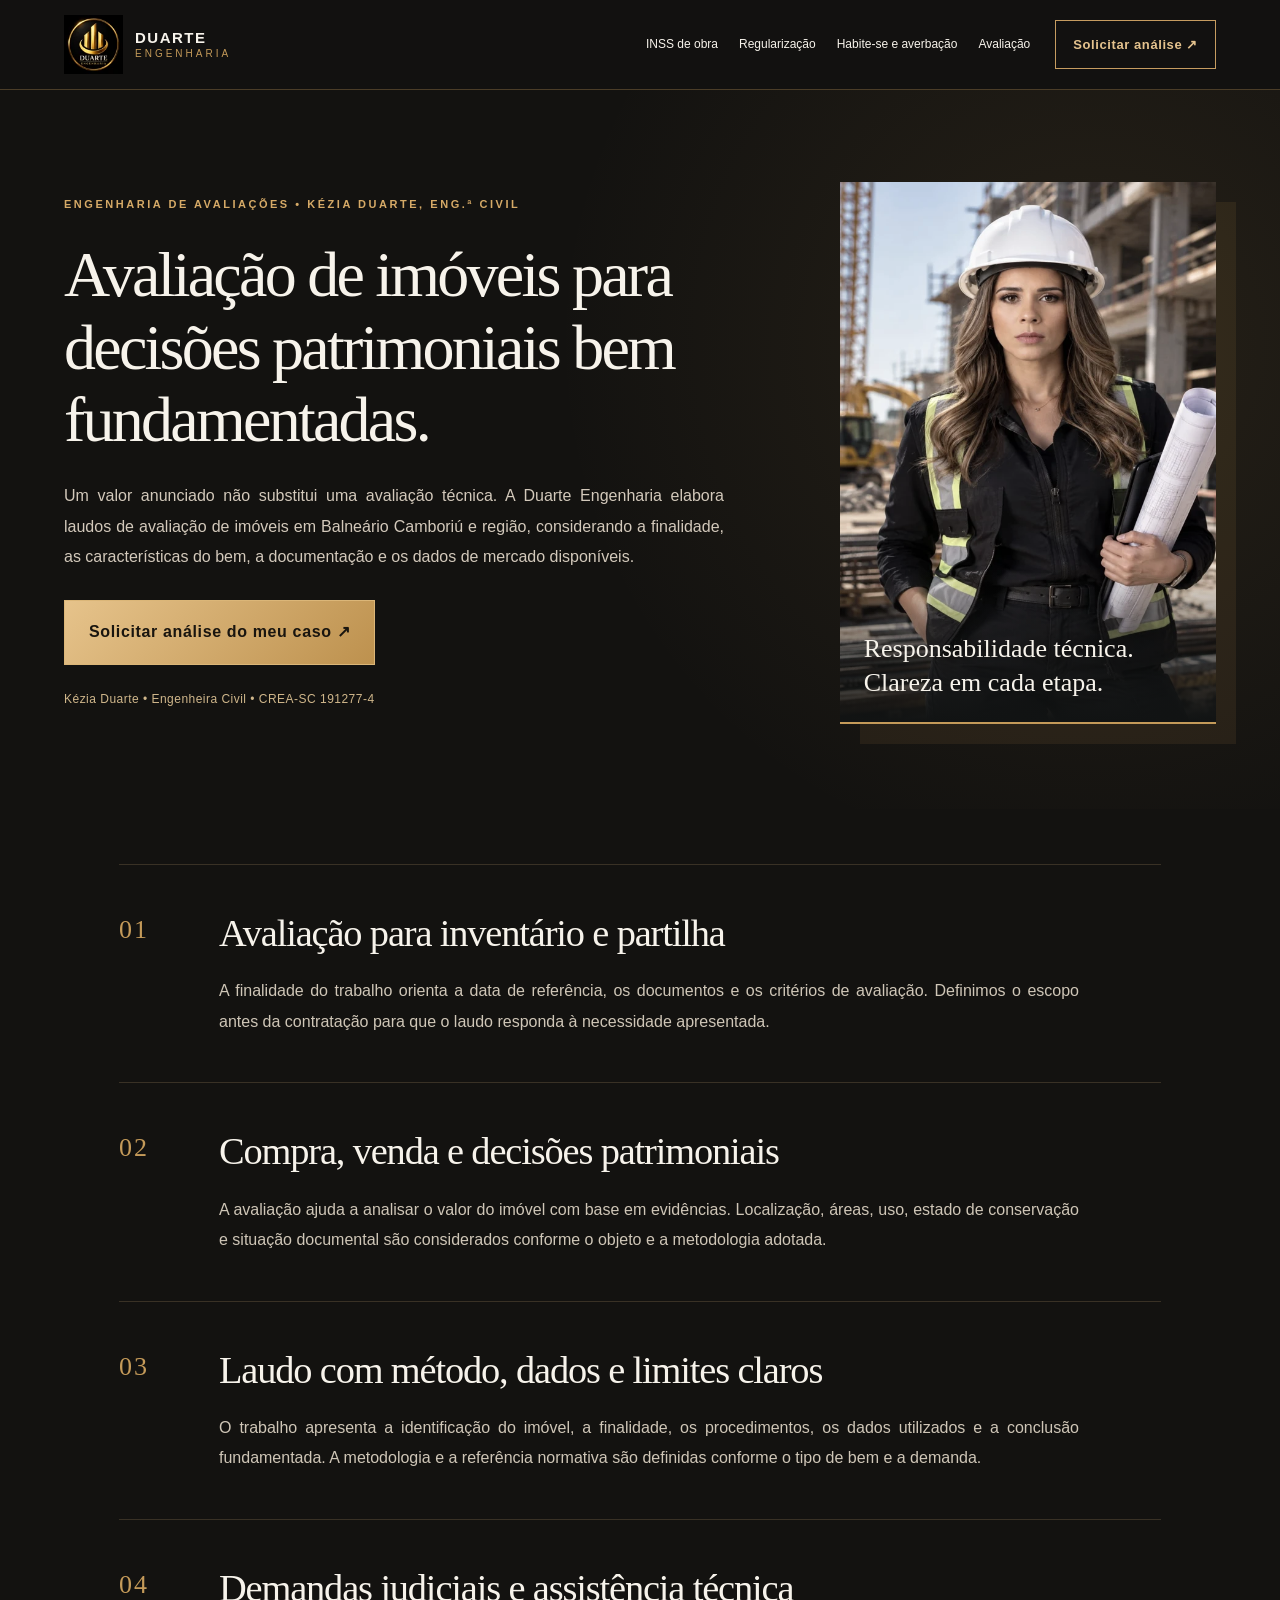
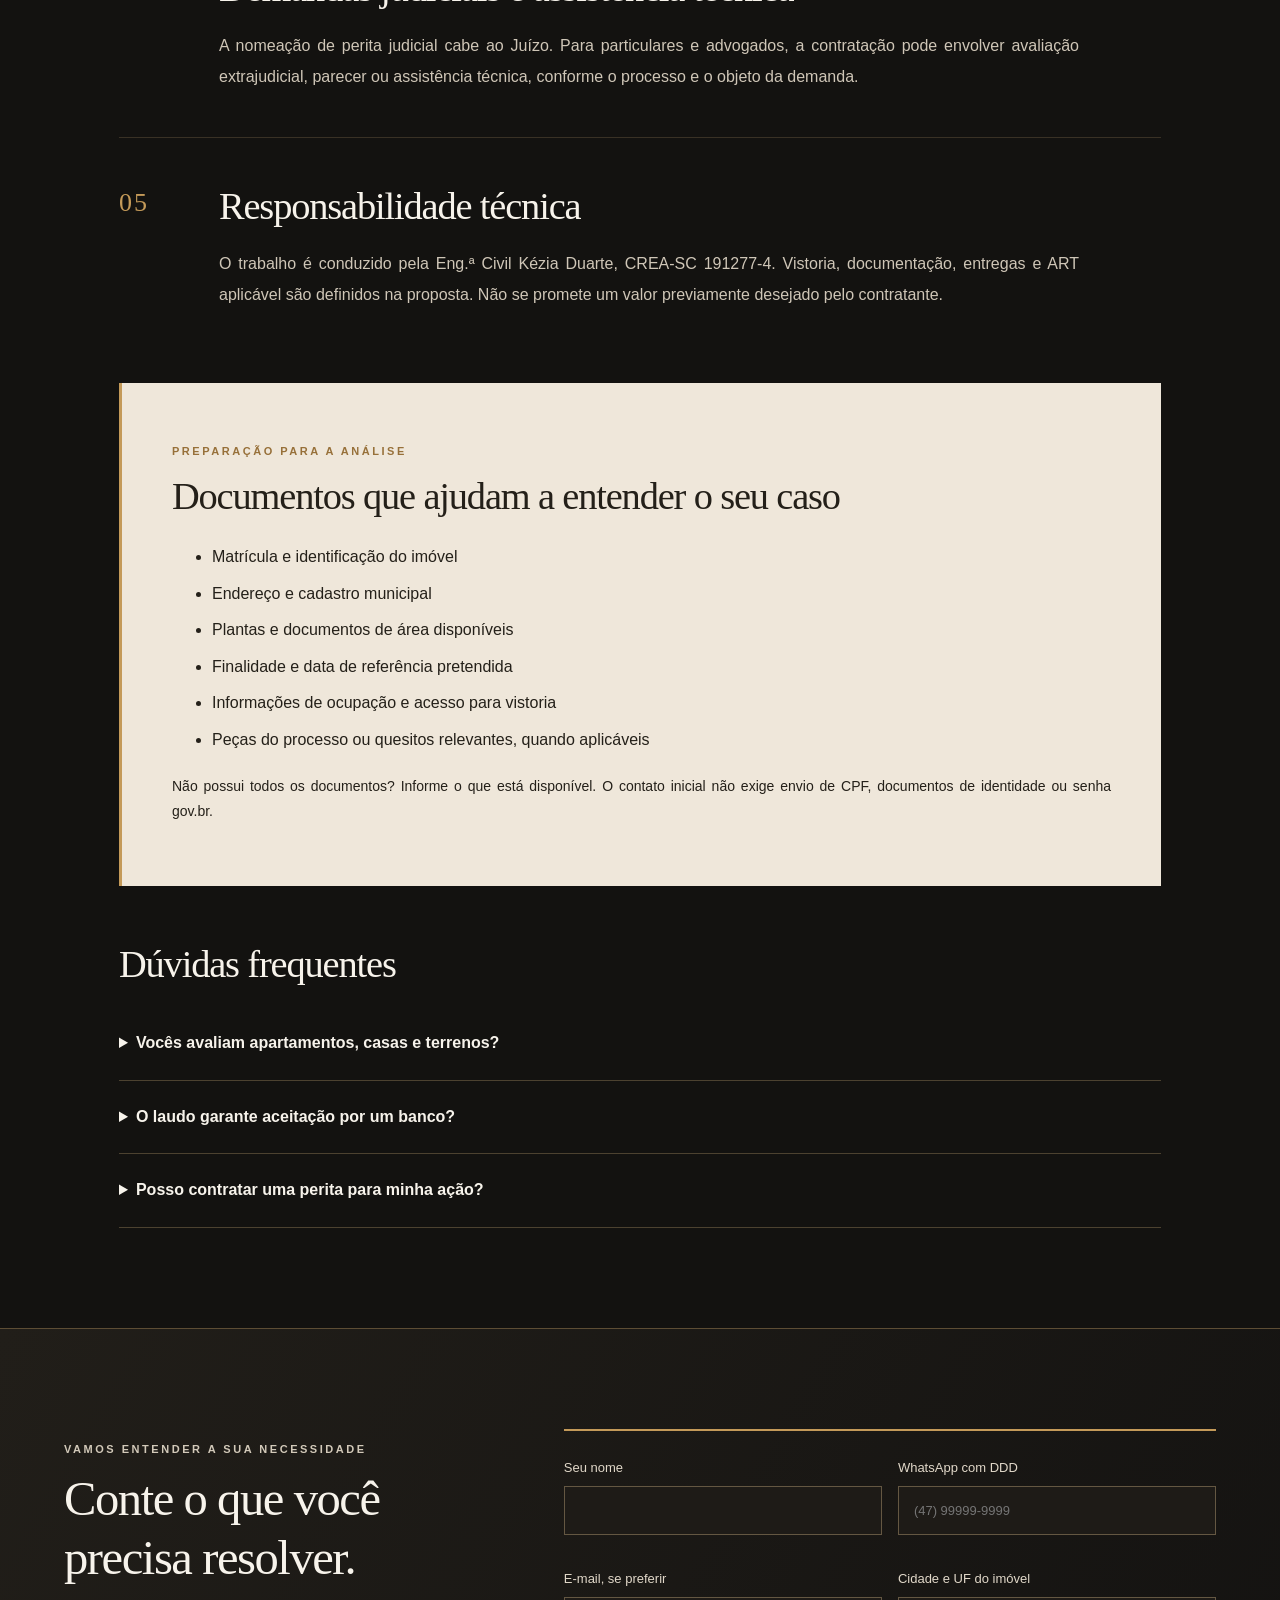
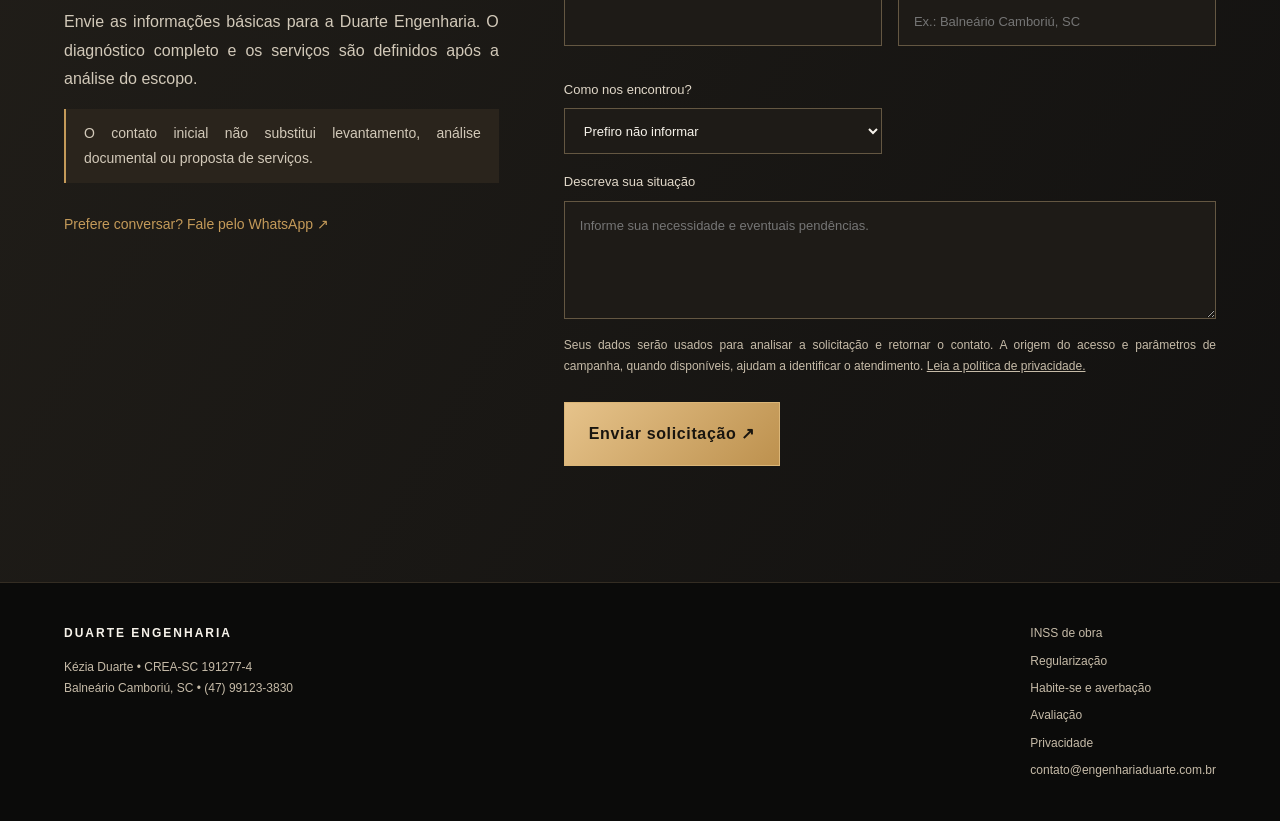
<file: avaliacao-de-imoveis-balneario-camboriu/index.html>
<!doctype html>
<html lang="pt-BR"><head><meta charset="utf-8"><meta name="viewport" content="width=device-width,initial-scale=1"><title>Avaliação de Imóveis em Balneário Camboriú | Duarte</title><meta name="description" content="Laudo de avaliação de imóveis em Balneário Camboriú para inventário, partilha e decisões patrimoniais, com metodologia e fundamentação técnica."><link rel="canonical" href="https://www.engenhariaduarte.com.br/avaliacao-de-imoveis-balneario-camboriu/"><link rel="icon" href="/logo.png"><meta property="og:title" content="Avaliação de Imóveis em Balneário Camboriú | Duarte"><meta property="og:description" content="Laudo de avaliação de imóveis em Balneário Camboriú para inventário, partilha e decisões patrimoniais, com metodologia e fundamentação técnica."><meta property="og:url" content="https://www.engenhariaduarte.com.br/avaliacao-de-imoveis-balneario-camboriu/"><meta property="og:image" content="https://www.engenhariaduarte.com.br/kezia-portrait.png"><meta property="og:type" content="website"><link rel="stylesheet" href="/assets/services.css"><script type="application/ld+json">{"@context": "https://schema.org", "@type": "Service", "name": "Avaliação de Imóveis em Balneário Camboriú", "url": "https://www.engenhariaduarte.com.br/avaliacao-de-imoveis-balneario-camboriu/", "description": "Laudo de avaliação de imóveis em Balneário Camboriú para inventário, partilha e decisões patrimoniais, com metodologia e fundamentação técnica.", "provider": {"@type": "Organization", "name": "Duarte Engenharia", "url": "https://www.engenhariaduarte.com.br/", "telephone": "+5547991233830"}, "areaServed": "Balneário Camboriú e região"}</script><script src="/assets/leads.js" defer></script></head>
<body><a class="skip" href="#conteudo">Ir para o conteúdo</a><header><a class="brand" href="/"><img src="/assets/logo.webp" alt="" width="48" height="48"><span>DUARTE<small>ENGENHARIA</small></span></a><nav aria-label="Serviços"><a href="/inss-de-obra/">INSS de obra</a><a href="/regularizacao-de-imoveis-balneario-camboriu/">Regularização</a><a href="/habite-se-averbacao-balneario-camboriu/">Habite-se e averbação</a><a href="/avaliacao-de-imoveis-balneario-camboriu/">Avaliação</a></nav><a class="header-contact" href="#diagnostico">Solicitar análise ↗</a></header>
<main id="conteudo"><div class="hero"><div><p class="kicker">Engenharia de avaliações • Kézia Duarte, Eng.ª Civil</p><h1>Avaliação de imóveis para decisões patrimoniais bem fundamentadas.</h1><p class="intro">Um valor anunciado não substitui uma avaliação técnica. A Duarte Engenharia elabora laudos de avaliação de imóveis em Balneário Camboriú e região, considerando a finalidade, as características do bem, a documentação e os dados de mercado disponíveis.</p><a class="button" href="#diagnostico">Solicitar análise do meu caso ↗</a><p class="credential">Kézia Duarte • Engenheira Civil • CREA-SC 191277-4</p></div><figure><img src="/assets/kezia-portrait.webp" alt="Kézia Duarte, engenheira civil da Duarte Engenharia" width="660" height="880" fetchpriority="high"><figcaption>Responsabilidade técnica.<br>Clareza em cada etapa.</figcaption></figure></div>
<div class="body-wrap"><section class="editorial"><span class="number">01</span><div><h2>Avaliação para inventário e partilha</h2><p>A finalidade do trabalho orienta a data de referência, os documentos e os critérios de avaliação. Definimos o escopo antes da contratação para que o laudo responda à necessidade apresentada.</p></div></section><section class="editorial"><span class="number">02</span><div><h2>Compra, venda e decisões patrimoniais</h2><p>A avaliação ajuda a analisar o valor do imóvel com base em evidências. Localização, áreas, uso, estado de conservação e situação documental são considerados conforme o objeto e a metodologia adotada.</p></div></section><section class="editorial"><span class="number">03</span><div><h2>Laudo com método, dados e limites claros</h2><p>O trabalho apresenta a identificação do imóvel, a finalidade, os procedimentos, os dados utilizados e a conclusão fundamentada. A metodologia e a referência normativa são definidas conforme o tipo de bem e a demanda.</p></div></section><section class="editorial"><span class="number">04</span><div><h2>Demandas judiciais e assistência técnica</h2><p>A nomeação de perita judicial cabe ao Juízo. Para particulares e advogados, a contratação pode envolver avaliação extrajudicial, parecer ou assistência técnica, conforme o processo e o objeto da demanda.</p></div></section><section class="editorial"><span class="number">05</span><div><h2>Responsabilidade técnica</h2><p>O trabalho é conduzido pela Eng.ª Civil Kézia Duarte, CREA-SC 191277-4. Vistoria, documentação, entregas e ART aplicável são definidos na proposta. Não se promete um valor previamente desejado pelo contratante.</p></div></section><section class="documents"><p class="kicker">Preparação para a análise</p><h2>Documentos que ajudam a entender o seu caso</h2><ul><li>Matrícula e identificação do imóvel</li><li>Endereço e cadastro municipal</li><li>Plantas e documentos de área disponíveis</li><li>Finalidade e data de referência pretendida</li><li>Informações de ocupação e acesso para vistoria</li><li>Peças do processo ou quesitos relevantes, quando aplicáveis</li></ul><p>Não possui todos os documentos? Informe o que está disponível. O contato inicial não exige envio de CPF, documentos de identidade ou senha gov.br.</p></section><section class="faq"><h2>Dúvidas frequentes</h2><details><summary>Vocês avaliam apartamentos, casas e terrenos?</summary><p>O atendimento é definido conforme o tipo de imóvel, a localização e a finalidade da avaliação. Envie essas informações para análise do escopo.</p></details><details><summary>O laudo garante aceitação por um banco?</summary><p>Não há aceitação automática. Antes da contratação, devem ser verificadas as exigências da instituição e eventual necessidade de profissional credenciado.</p></details><details><summary>Posso contratar uma perita para minha ação?</summary><p>Você pode contratar assistência técnica ou avaliação particular conforme a demanda. A escolha da perita do Juízo é feita pelo magistrado.</p></details></section></div>
<section id="diagnostico" class="contact"><div><p class="kicker">Vamos entender a sua necessidade</p><h2>Conte o que você precisa resolver.</h2><p>Envie as informações básicas para a Duarte Engenharia. O diagnóstico completo e os serviços são definidos após a análise do escopo.</p><p class="notice">O contato inicial não substitui levantamento, análise documental ou proposta de serviços.</p><a href="https://wa.me/5547991233830" class="text-link">Prefere conversar? Fale pelo WhatsApp ↗</a></div><form id="leadForm" data-lead-form data-service="Perícia ou laudo técnico"><div class="fields"><label>Seu nome<input name="name" required minlength="2" maxlength="120" autocomplete="name"></label><label>WhatsApp com DDD<input name="phone" type="tel" required maxlength="20" autocomplete="tel" placeholder="(47) 99999-9999"></label><label>E-mail, se preferir<input name="email" type="email" maxlength="254" autocomplete="email"></label><label>Cidade e UF do imóvel<input name="city" required minlength="2" maxlength="100" placeholder="Ex.: Balneário Camboriú, SC"></label><label>Como nos encontrou?<select name="source"><option value="">Prefiro não informar</option><option>Google</option><option>Bing</option><option>Instagram</option><option>Facebook</option><option>YouTube</option><option>Indicação</option><option>Outro</option></select></label></div><label>Descreva sua situação<textarea name="situation" maxlength="1500" rows="4" placeholder="Informe sua necessidade e eventuais pendências."></textarea></label><label class="honeypot" aria-hidden="true">Website<input name="website" tabindex="-1" autocomplete="off"></label><p class="privacy">Seus dados serão usados para analisar a solicitação e retornar o contato. A origem do acesso e parâmetros de campanha, quando disponíveis, ajudam a identificar o atendimento. <a href="/privacidade/">Leia a política de privacidade.</a></p><button class="button" type="submit">Enviar solicitação ↗</button><p data-status role="status" aria-live="polite"></p><a data-fallback class="text-link" hidden>Continuar pelo WhatsApp ↗</a><noscript><p>Para enviar sem JavaScript, entre em contato pelo WhatsApp ou pelo e-mail contato@engenhariaduarte.com.br.</p></noscript></form></section></main>
<footer><div><strong>DUARTE ENGENHARIA</strong><p>Kézia Duarte • CREA-SC 191277-4<br>Balneário Camboriú, SC • (47) 99123-3830</p></div><div><a href="/inss-de-obra/">INSS de obra</a><a href="/regularizacao-de-imoveis-balneario-camboriu/">Regularização</a><a href="/habite-se-averbacao-balneario-camboriu/">Habite-se e averbação</a><a href="/avaliacao-de-imoveis-balneario-camboriu/">Avaliação</a><a href="/privacidade/">Privacidade</a><a href="mailto:contato@engenhariaduarte.com.br">contato@engenhariaduarte.com.br</a></div></footer></body></html>
</file>
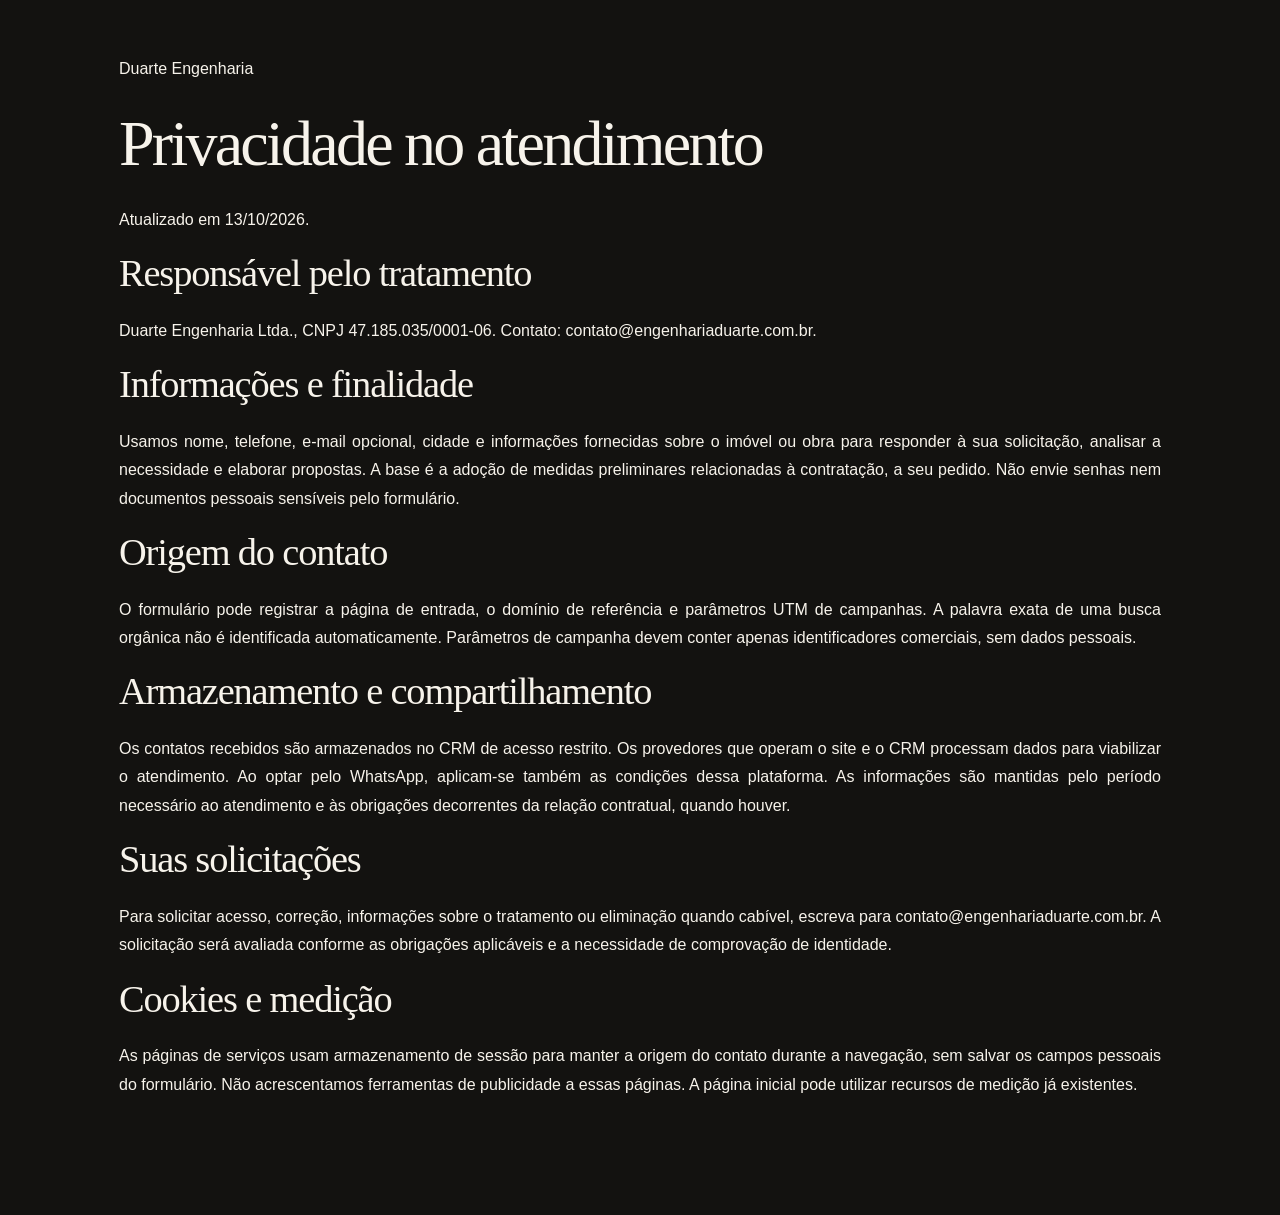
<file: privacidade/index.html>
<!doctype html><html lang="pt-BR"><head><meta charset="utf-8"><meta name="viewport" content="width=device-width,initial-scale=1"><title>Privacidade | Duarte Engenharia</title><link rel="canonical" href="https://www.engenhariaduarte.com.br/privacidade/"><link rel="stylesheet" href="/assets/services.css"></head><body><main class="body-wrap"><a href="/">Duarte Engenharia</a><h1>Privacidade no atendimento</h1><p>Atualizado em 13/10/2026.</p><h2>Responsável pelo tratamento</h2><p>Duarte Engenharia Ltda., CNPJ 47.185.035/0001-06. Contato: contato@engenhariaduarte.com.br.</p><h2>Informações e finalidade</h2><p>Usamos nome, telefone, e-mail opcional, cidade e informações fornecidas sobre o imóvel ou obra para responder à sua solicitação, analisar a necessidade e elaborar propostas. A base é a adoção de medidas preliminares relacionadas à contratação, a seu pedido. Não envie senhas nem documentos pessoais sensíveis pelo formulário.</p><h2>Origem do contato</h2><p>O formulário pode registrar a página de entrada, o domínio de referência e parâmetros UTM de campanhas. A palavra exata de uma busca orgânica não é identificada automaticamente. Parâmetros de campanha devem conter apenas identificadores comerciais, sem dados pessoais.</p><h2>Armazenamento e compartilhamento</h2><p>Os contatos recebidos são armazenados no CRM de acesso restrito. Os provedores que operam o site e o CRM processam dados para viabilizar o atendimento. Ao optar pelo WhatsApp, aplicam-se também as condições dessa plataforma. As informações são mantidas pelo período necessário ao atendimento e às obrigações decorrentes da relação contratual, quando houver.</p><h2>Suas solicitações</h2><p>Para solicitar acesso, correção, informações sobre o tratamento ou eliminação quando cabível, escreva para contato@engenhariaduarte.com.br. A solicitação será avaliada conforme as obrigações aplicáveis e a necessidade de comprovação de identidade.</p><h2>Cookies e medição</h2><p>As páginas de serviços usam armazenamento de sessão para manter a origem do contato durante a navegação, sem salvar os campos pessoais do formulário. Não acrescentamos ferramentas de publicidade a essas páginas. A página inicial pode utilizar recursos de medição já existentes.</p></main></body></html>
</file>
<file: assets/services.css>
:root{--ink:#111313;--gold:#c9a84c;--paper:#f4f1e9;--muted:#acada8;--line:#37392f}*{box-sizing:border-box}html{scroll-behavior:smooth;scroll-padding-top:100px}body{margin:0;background:var(--ink);color:var(--paper);font:16px/1.65 'Segoe UI',sans-serif}a{color:inherit;text-decoration:none}a:hover{text-decoration:underline}button,input,textarea,select{font:inherit}a:focus-visible,button:focus-visible,summary:focus-visible,input:focus-visible,select:focus-visible,textarea:focus-visible{outline:3px solid var(--gold);outline-offset:4px}header{padding:22px 5vw;display:flex;gap:28px;align-items:center;border-bottom:1px solid var(--line)}.brand{display:flex;align-items:center;gap:12px;font:700 19px Georgia,serif;letter-spacing:2px}.brand small{display:block;font:10px/1.5 'Segoe UI',sans-serif;color:var(--gold);letter-spacing:3px}.brand img{object-fit:contain}nav{display:flex;flex-wrap:wrap;gap:18px;margin-left:auto;font-size:13px}.header-contact{color:var(--gold);font-size:13px;white-space:nowrap}.skip{position:absolute;left:12px;top:-70px;padding:8px;background:var(--paper);color:var(--ink)}.skip:focus{top:12px;z-index:10}.hero{max-width:1400px;margin:auto;padding:72px 5vw 60px;display:grid;grid-template-columns:1.3fr .7fr;gap:7vw;align-items:center}.kicker{color:var(--gold);font-size:11px;font-weight:600;letter-spacing:2px;text-transform:uppercase}h1{font:400 clamp(36px,4.6vw,66px)/1.08 Georgia,serif;letter-spacing:-1.8px;max-width:820px;margin:24px 0}h2{font:400 clamp(25px,2.3vw,34px)/1.2 Georgia,serif;margin:0 0 20px}.intro{color:#d1d1c9;max-width:660px;font-size:17px}.button{display:inline-flex;align-items:center;justify-content:center;min-height:48px;border:1px solid var(--gold);border-radius:3px;background:var(--gold);color:#161610;font-weight:650;padding:13px 23px;cursor:pointer;margin-top:12px;text-align:center}.button:hover{background:#dfc277;text-decoration:none}.button:disabled{cursor:wait;opacity:.65}.credential{font-size:12px;color:var(--muted);margin-top:24px}figure{margin:0;position:relative;border-bottom:2px solid var(--gold)}figure img{display:block;width:100%;height:510px;object-fit:cover;object-position:top}figcaption{position:absolute;bottom:0;left:0;right:0;background:linear-gradient(transparent,#111313);padding:65px 24px 22px;font:24px/1.3 Georgia,serif}.body-wrap{max-width:1070px;margin:auto;padding:20px 5vw 65px}.editorial{display:grid;grid-template-columns:50px 1fr;border-top:1px solid var(--line);padding:37px 0;gap:18px}.editorial p{color:#c7c8c0;margin:0}.number{color:var(--gold);font-size:12px;letter-spacing:2px;padding-top:5px}.documents{background:var(--paper);color:var(--ink);padding:36px;margin:28px 0 55px}.documents .kicker{color:#745d16}.documents li{padding:4px 0}.documents p:last-child{font-size:14px}.faq details{border-bottom:1px solid var(--line);padding:18px 0}.faq summary{cursor:pointer;padding-right:20px;font-weight:600}.faq p{color:#c7c8c0}.references{font-size:12px;color:var(--muted);margin-top:24px}.references a,.privacy a{text-decoration:underline}.contact{background:#1b1e1c;border-top:1px solid var(--line);padding:70px max(5vw,calc((100vw - 1250px)/2));display:grid;grid-template-columns:.8fr 1.2fr;gap:65px;scroll-margin-top:20px}.contact h2{font-size:40px}.contact>div p{color:#c7c8c0}.notice{border-left:2px solid var(--gold);padding:12px 18px;background:#242820;font-size:14px}.notice ul{padding-left:20px}.contact form{border-top:2px solid var(--gold);padding-top:25px}.fields{display:grid;grid-template-columns:1fr 1fr;gap:16px}label{display:block;font-size:13px;color:#d8dacd;margin-bottom:16px}input,select,textarea{display:block;background:#111513;border:1px solid #52594e;color:#f4f1e9;width:100%;min-height:46px;border-radius:3px;padding:10px 12px;margin-top:7px}fieldset{border:1px solid var(--line);padding:20px;margin:12px 0 24px}legend{padding:0 8px;color:var(--gold);font-size:13px}.secondary{background:transparent;color:var(--gold);border:1px solid var(--gold);padding:10px 18px;cursor:pointer;min-height:44px}.privacy{font-size:12px;color:var(--muted)}.honeypot{position:absolute;left:-10000px;top:auto;width:1px;height:1px;overflow:hidden}.text-link{display:inline-block;color:var(--gold);margin:15px 0;font-size:14px}footer{padding:40px 5vw;display:flex;justify-content:space-between;gap:30px;color:var(--muted);font-size:12px}footer strong{color:var(--paper);letter-spacing:2px}footer>div:last-child{display:flex;flex-direction:column;gap:6px}[hidden]{display:none!important}@media(max-width:900px){header{flex-wrap:wrap;gap:15px}nav{order:3;width:100%;margin:0}.header-contact{margin-left:auto}.hero{grid-template-columns:1fr;gap:35px;padding-top:40px}.hero figure{max-width:450px}figure img{height:400px}.contact{grid-template-columns:1fr;gap:30px;padding-top:45px}h1{letter-spacing:-1px}}@media(max-width:540px){.fields{grid-template-columns:1fr;gap:0}.documents{padding:24px 20px}.editorial{grid-template-columns:25px 1fr;gap:12px}.hero figure{width:100%;max-width:330px}.contact h2{font-size:32px}footer{flex-direction:column}fieldset{padding:14px}.hero{padding-bottom:30px}nav{gap:12px;font-size:12px}}@media(prefers-reduced-motion:reduce){html{scroll-behavior:auto}}


/* Duarte Engenharia · edição premium 2026 — preserva conteúdo e formulários */
@import url('https://fonts.googleapis.com/css2?family=DM+Sans:wght@400;500;600;700&family=Manrope:wght@500;600;700;800&family=Playfair+Display:wght@400;500;600;700&display=swap');
:root{--ink:#151310;--gold:#c49a59;--paper:#f7f3eb;--muted:#c6bba8;--line:#40382d}
body{background:#131210;color:#f7f3eb;font-family:'DM Sans',sans-serif;font-size:16px;line-height:1.78}
p,li,details p,.intro{text-align:justify;hyphens:auto}
header{background:#121110;border-bottom:1px solid rgba(212,170,102,.29);padding:15px max(5vw,calc((100vw - 1250px)/2));gap:25px}
.brand{font-family:Manrope,sans-serif;font-size:15px;letter-spacing:.1em}
.brand img{width:59px;height:59px}
header nav{gap:21px}
header nav a{font-size:12px;transition:color .25s}
header nav a:hover{color:#e5c38e;text-decoration:none}
.header-contact{border:1px solid #c69c60;padding:12px 17px;color:#e5c38e;font-weight:700;letter-spacing:.045em}
.header-contact:hover{background:#c69c60;color:#17120d;text-decoration:none}
.hero{max-width:1380px;min-height:620px;padding:92px 5vw 85px;gap:6vw;position:relative}
.hero:before{content:'';position:absolute;inset:0;background:radial-gradient(circle at 85% 35%,rgba(207,162,90,.10),transparent 45%);pointer-events:none}
.hero>div,.hero>figure{position:relative}
.kicker{font-weight:700;color:#d6aa67;letter-spacing:.23em}
h1,h2{font-family:'Playfair Display',Georgia,serif;font-weight:500}
h1{font-size:clamp(45px,5vw,76px);letter-spacing:-.043em;line-height:1.13;margin:25px 0}
h2{font-size:clamp(30px,3vw,42px);letter-spacing:-.03em;line-height:1.21}
.intro{color:#d3c9bb;font-size:16px;line-height:1.9}
.button{background:linear-gradient(135deg,#e6c38b,#bd914e);border:1px solid #dbb678;color:#19150f;border-radius:0;letter-spacing:.04em;padding:17px 24px;transition:transform .3s,background .3s}
.button:hover{transform:translateY(-3px);background:#f0cc93}
.credential{letter-spacing:.04em;color:#d0b78b}
figure{border-color:#c49a59;box-shadow:20px 20px 0 rgba(194,149,79,.10)}
figure img{height:540px;filter:saturate(.76)}
figcaption{font-family:'Playfair Display',Georgia,serif;font-size:26px}
.body-wrap{max-width:1170px;padding-top:55px;padding-bottom:100px}
.editorial{grid-template-columns:70px 1fr;padding:45px 0;gap:30px;border-top:1px solid rgba(207,174,122,.2)}
.editorial p{color:#cfc6b7;max-width:860px;line-height:1.9}
.number{font:26px 'Playfair Display',Georgia,serif;color:#c49a59}
.documents{background:#efe7da;color:#242019;border-left:3px solid #c49a59;padding:48px 50px}
.documents .kicker{color:#977039}
.faq details{border-color:rgba(207,174,122,.3);padding:22px 0}
.faq summary{font-weight:600}
.faq p{color:#cfc6b7}
.contact{background:linear-gradient(120deg,#211e19,#121110);border-top:1px solid #5d4d34;gap:65px;padding-top:100px;padding-bottom:100px}
.contact h2{font-size:clamp(36px,3.8vw,53px)}
.contact>div p{color:#d2c9b9}
.notice{background:#2a241c;border-left:2px solid #c49a59;color:#e6d9c5}
.contact form{border-top:2px solid #c49a59}
input,select,textarea{background:#1e1b17;border:1px solid #645742;color:#f7f3eb;border-radius:0;padding:12px 15px}
input:focus,select:focus,textarea:focus{outline-color:#d8b274}
label{color:#e1d8c9}
footer{background:#0b0b0a;border-top:1px solid #342d23;overflow-wrap:anywhere}
a:focus-visible,button:focus-visible{outline:3px solid #edcb95;outline-offset:3px}
@media(max-width:760px){.hero{min-height:0;padding:60px 5vw}.hero figure{max-width:450px}h1{font-size:clamp(43px,11vw,60px)}header nav{gap:14px}.body-wrap{padding-top:30px}.editorial{grid-template-columns:40px 1fr;gap:18px}.contact{padding-top:65px;padding-bottom:65px}.documents{padding:29px 24px}}
@media(prefers-reduced-motion:no-preference){.hero>div{animation:duarteRise .9s ease both}.hero>figure{animation:duarteRise 1.15s .12s ease both}@keyframes duarteRise{from{opacity:0;transform:translateY(27px)}to{opacity:1;transform:translateY(0)}}}

/* V7.3.5: orientação de jornada comercial, sem alterações no formulário */
.journey{padding:42px 20px;background:#eee6d8;color:#241e17}
.journey-inner{max-width:1080px;margin:0 auto}
.journey h2{font-size:clamp(1.45rem,3vw,2.15rem);line-height:1.2;margin:9px 0 19px}
.journey ol{display:grid;grid-template-columns:repeat(3,minmax(0,1fr));gap:16px;margin:0 0 18px;padding:0;list-style:none;counter-reset:journey}
.journey li{border:1px solid #cbbba5;padding:18px;border-radius:3px;line-height:1.55;background:rgba(255,255,255,.35)}
.journey li:before{counter-increment:journey;content:'0' counter(journey);display:block;font-size:.78rem;letter-spacing:.12em;color:#765c35;margin-bottom:8px;font-weight:700}
.journey p{line-height:1.6;max-width:900px}
.journey a{color:#563b17;text-underline-offset:3px;font-weight:650}
@media(max-width:760px){.journey{padding:32px 20px}.journey ol{grid-template-columns:1fr;gap:10px}.journey li{padding:15px}}
</file>
